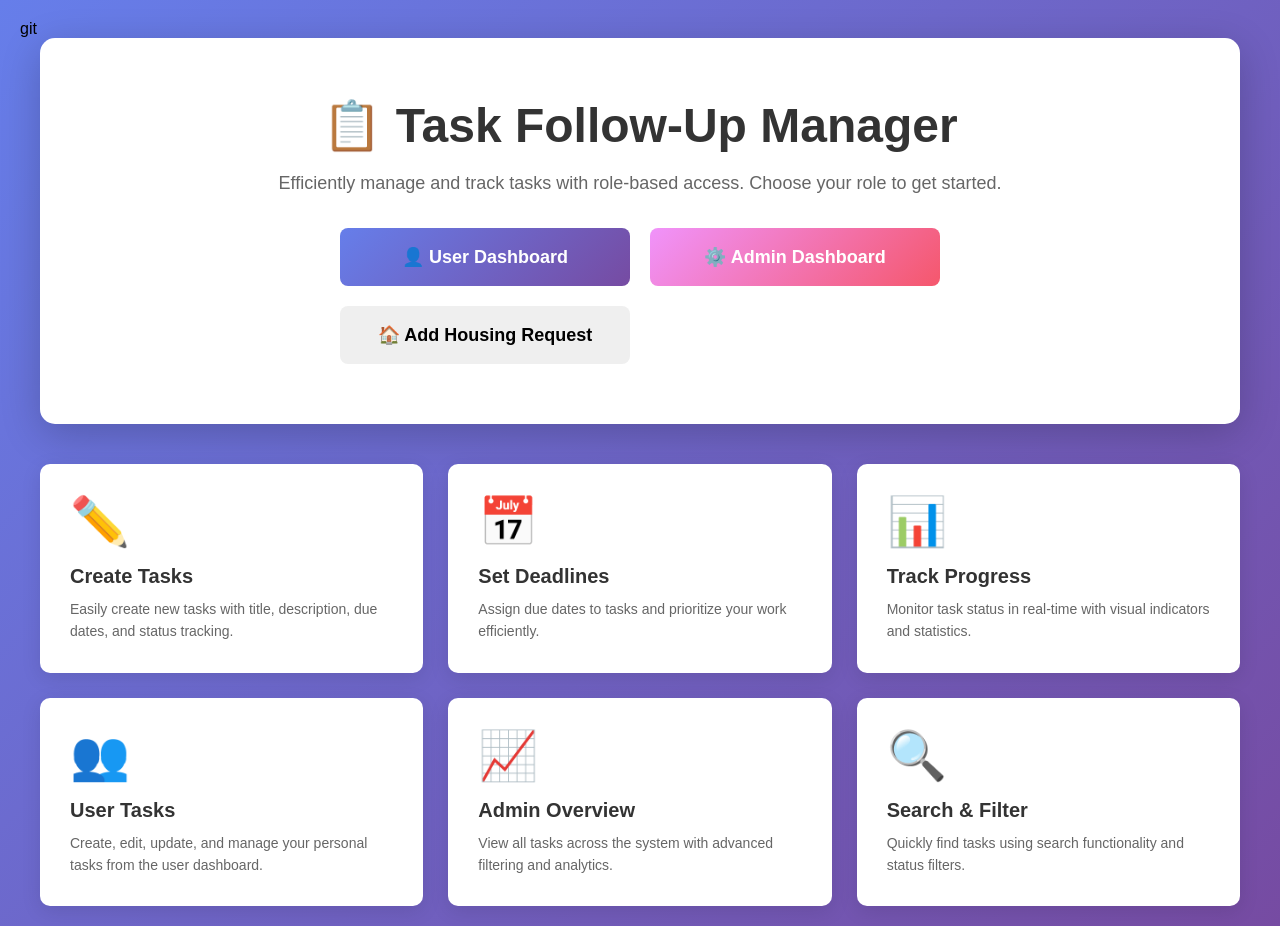
<file: index.html>
git<!DOCTYPE html>
<html lang="en">
<head>
    <meta charset="UTF-8">
    <meta name="viewport" content="width=device-width, initial-scale=1.0">
    <title>Task Follow-Up Application</title>
    <link rel="stylesheet" href="assets/css/index.css">
</head>
<body>
    <div class="container">
        <div class="hero">
            <h1>📋 Task Follow-Up Manager</h1>
            <p>Efficiently manage and track tasks with role-based access. Choose your role to get started.</p>
            
            <div class="hero-buttons">
                <button class="btn-hero btn-user" onclick="goToUserDashboard()">
                    👤 User Dashboard
                </button>
                <button class="btn-hero btn-admin" onclick="goToAdminDashboard()">
                    ⚙️ Admin Dashboard
                </button>
                <button class="btn-hero btn-housing" onclick="location.href='add-housing.html'">
                    🏠 Add Housing Request
                </button>
            </div>
        </div>

        <div class="features-grid">
            <div class="feature-card">
                <div class="feature-icon">✏️</div>
                <h3>Create Tasks</h3>
                <p>Easily create new tasks with title, description, due dates, and status tracking.</p>
            </div>

            <div class="feature-card">
                <div class="feature-icon">📅</div>
                <h3>Set Deadlines</h3>
                <p>Assign due dates to tasks and prioritize your work efficiently.</p>
            </div>

            <div class="feature-card">
                <div class="feature-icon">📊</div>
                <h3>Track Progress</h3>
                <p>Monitor task status in real-time with visual indicators and statistics.</p>
            </div>

            <div class="feature-card">
                <div class="feature-icon">👥</div>
                <h3>User Tasks</h3>
                <p>Create, edit, update, and manage your personal tasks from the user dashboard.</p>
            </div>

            <div class="feature-card">
                <div class="feature-icon">📈</div>
                <h3>Admin Overview</h3>
                <p>View all tasks across the system with advanced filtering and analytics.</p>
            </div>

            <div class="feature-card">
                <div class="feature-icon">🔍</div>
                <h3>Search & Filter</h3>
                <p>Quickly find tasks using search functionality and status filters.</p>
            </div>
        </div>
    </div>

    <script src="assets/js/index.js"></script>
</body>
</html>
</file>
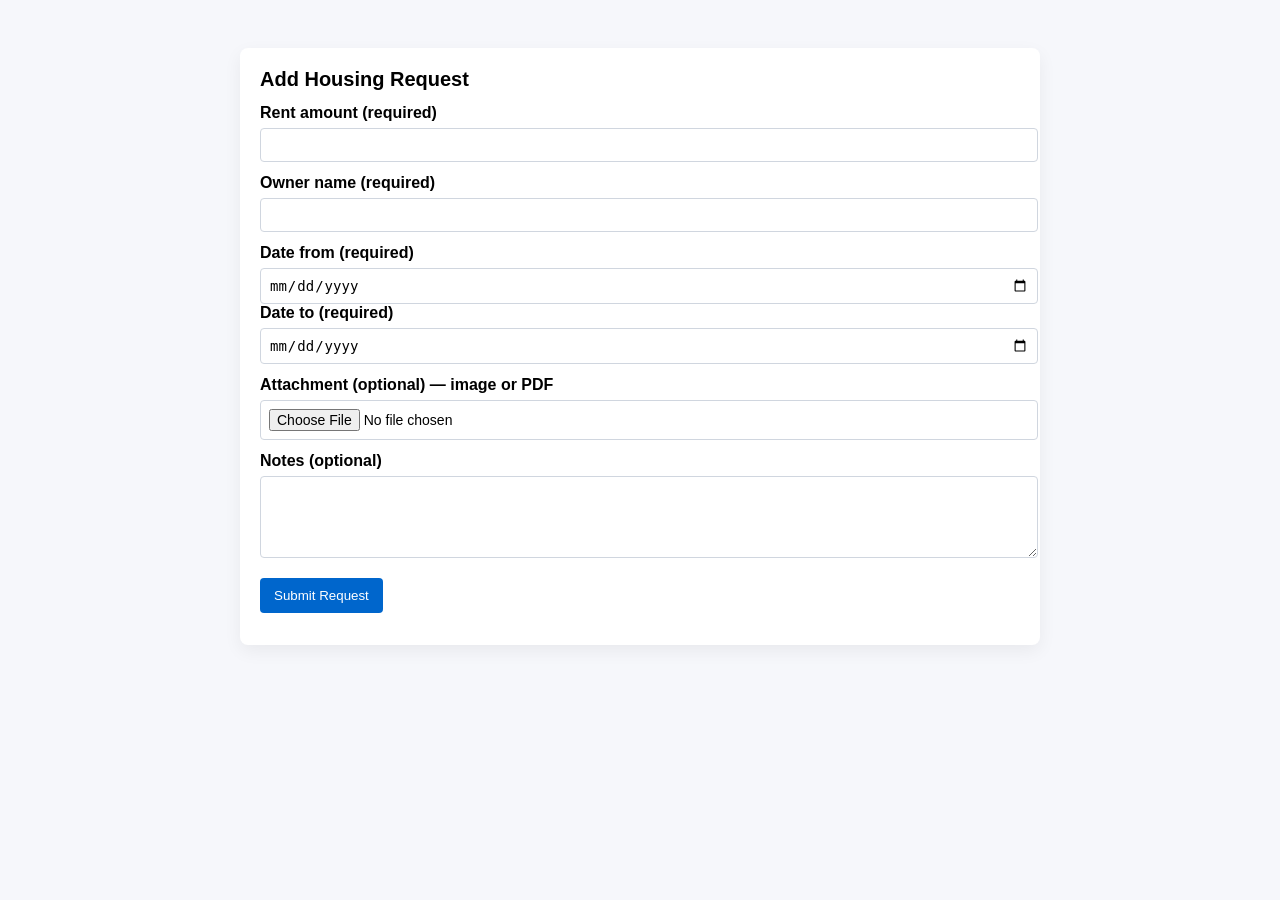
<file: add-housing.html>
<!doctype html>
<html lang="en">
<head>
  <meta charset="utf-8">
  <meta name="viewport" content="width=device-width,initial-scale=1">
  <title>Add Housing Request</title>
  <link rel="stylesheet" href="assets/css/add-housing.css">
</head>
<body>
  <main class="container">
    <h1>Add Housing Request</h1>

    <form id="housingForm" class="form">
      <div class="row">
        <label for="rentAmount">Rent amount (required)</label>
        <input id="rentAmount" name="rentAmount" type="number" step="0.01" min="0" required>
      </div>

      <div class="row">
        <label for="ownerName">Owner name (required)</label>
        <input id="ownerName" name="ownerName" type="text" required>
      </div>

      <div class="row two-col">
        <div>
          <label for="dateFrom">Date from (required)</label>
          <input id="dateFrom" name="dateFrom" type="date" required>
        </div>
        <div>
          <label for="dateTo">Date to (required)</label>
          <input id="dateTo" name="dateTo" type="date" required>
        </div>
      </div>

      <div class="row">
        <label for="attachment">Attachment (optional) — image or PDF</label>
        <input id="attachment" name="attachment" type="file" accept="image/*,application/pdf">
        <div id="attachmentInfo" class="muted"></div>
      </div>

      <div class="row">
        <label for="notes">Notes (optional)</label>
        <textarea id="notes" name="notes" rows="4"></textarea>
      </div>

      <div class="actions">
        <button type="submit">Submit Request</button>
      </div>

      <div id="message" role="status" aria-live="polite"></div>
    </form>
  </main>

  <script src="assets/js/add-housing.js"></script>
</body>
</html>
</file>
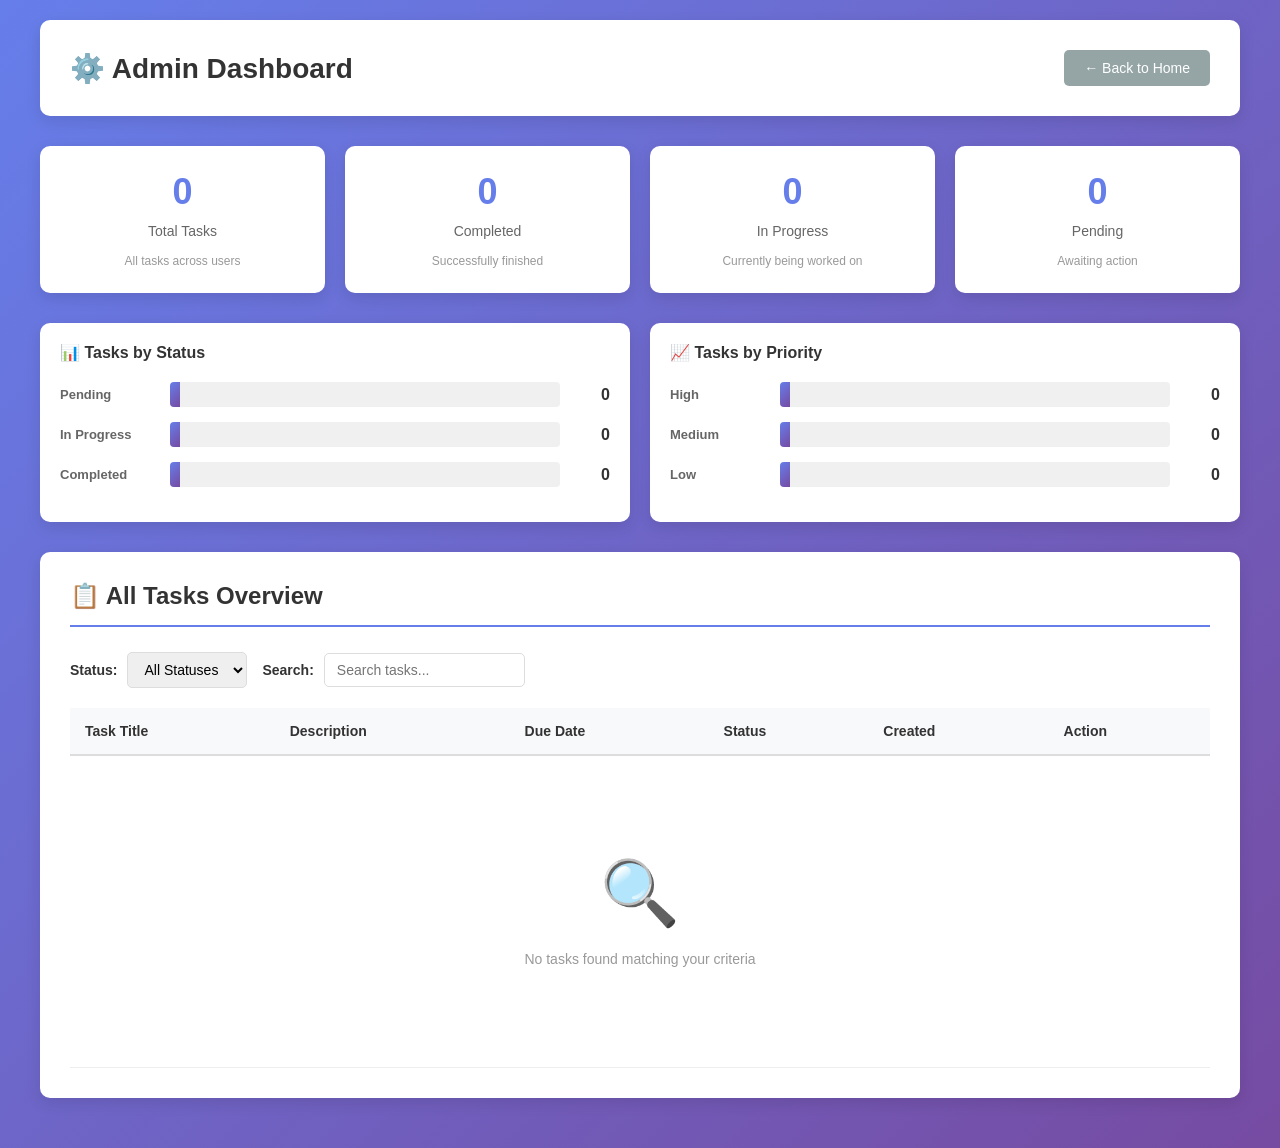
<file: admin-dashboard.html>
<!DOCTYPE html>
<html lang="en">
<head>
    <meta charset="UTF-8">
    <meta name="viewport" content="width=device-width, initial-scale=1.0">
    <title>Admin Dashboard - Task Manager</title>
    <link rel="stylesheet" href="assets/css/admin-dashboard.css">
</head>
<body>
    <div class="container">
        <div class="header">
            <h1>⚙️ Admin Dashboard</h1>
            <button class="btn-back" onclick="goBack()">← Back to Home</button>
        </div>

        <!-- Statistics Cards -->
        <div class="dashboard-grid">
            <div class="stat-card">
                <div class="stat-number" id="totalTasksAdmin">0</div>
                <div class="stat-label">Total Tasks</div>
                <div class="stat-description">All tasks across users</div>
            </div>
            <div class="stat-card">
                <div class="stat-number" id="completedTasksAdmin">0</div>
                <div class="stat-label">Completed</div>
                <div class="stat-description">Successfully finished</div>
            </div>
            <div class="stat-card">
                <div class="stat-number" id="inProgressTasksAdmin">0</div>
                <div class="stat-label">In Progress</div>
                <div class="stat-description">Currently being worked on</div>
            </div>
            <div class="stat-card">
                <div class="stat-number" id="pendingTasksAdmin">0</div>
                <div class="stat-label">Pending</div>
                <div class="stat-description">Awaiting action</div>
            </div>
        </div>

        <!-- Charts Section -->
        <div class="chart-container">
            <div class="chart">
                <h3>📊 Tasks by Status</h3>
                <div id="statusChart"></div>
            </div>
            <div class="chart">
                <h3>📈 Tasks by Priority</h3>
                <div id="priorityChart"></div>
            </div>
        </div>

        <!-- All Tasks Section -->
        <div class="section">
            <h2>📋 All Tasks Overview</h2>
            
            <div class="filters">
                <div class="filter-group">
                    <label for="filterStatus">Status:</label>
                    <select id="filterStatus" onchange="filterTasks()">
                        <option value="">All Statuses</option>
                        <option value="pending">Pending</option>
                        <option value="in-progress">In Progress</option>
                        <option value="completed">Completed</option>
                    </select>
                </div>
                <div class="filter-group">
                    <label for="searchBox">Search:</label>
                    <input 
                        type="text" 
                        id="searchBox" 
                        placeholder="Search tasks..." 
                        style="padding: 8px 12px; border: 1px solid #ddd; border-radius: 5px; font-size: 14px;"
                        onkeyup="filterTasks()"
                    >
                </div>
            </div>

            <div class="table-container">
                <table id="tasksTable">
                    <thead>
                        <tr>
                            <th>Task Title</th>
                            <th>Description</th>
                            <th>Due Date</th>
                            <th>Status</th>
                            <th>Created</th>
                            <th>Action</th>
                        </tr>
                    </thead>
                    <tbody id="tasksTableBody">
                        <tr>
                            <td colspan="6" style="text-align: center; padding: 40px;">
                                <div class="empty-state">
                                    <div class="empty-state-icon">📭</div>
                                    <p>No tasks found</p>
                                </div>
                            </td>
                        </tr>
                    </tbody>
                </table>
            </div>
        </div>
    </div>

    <script src="assets/js/admin-dashboard.js"></script>
</body>
</html>
</file>
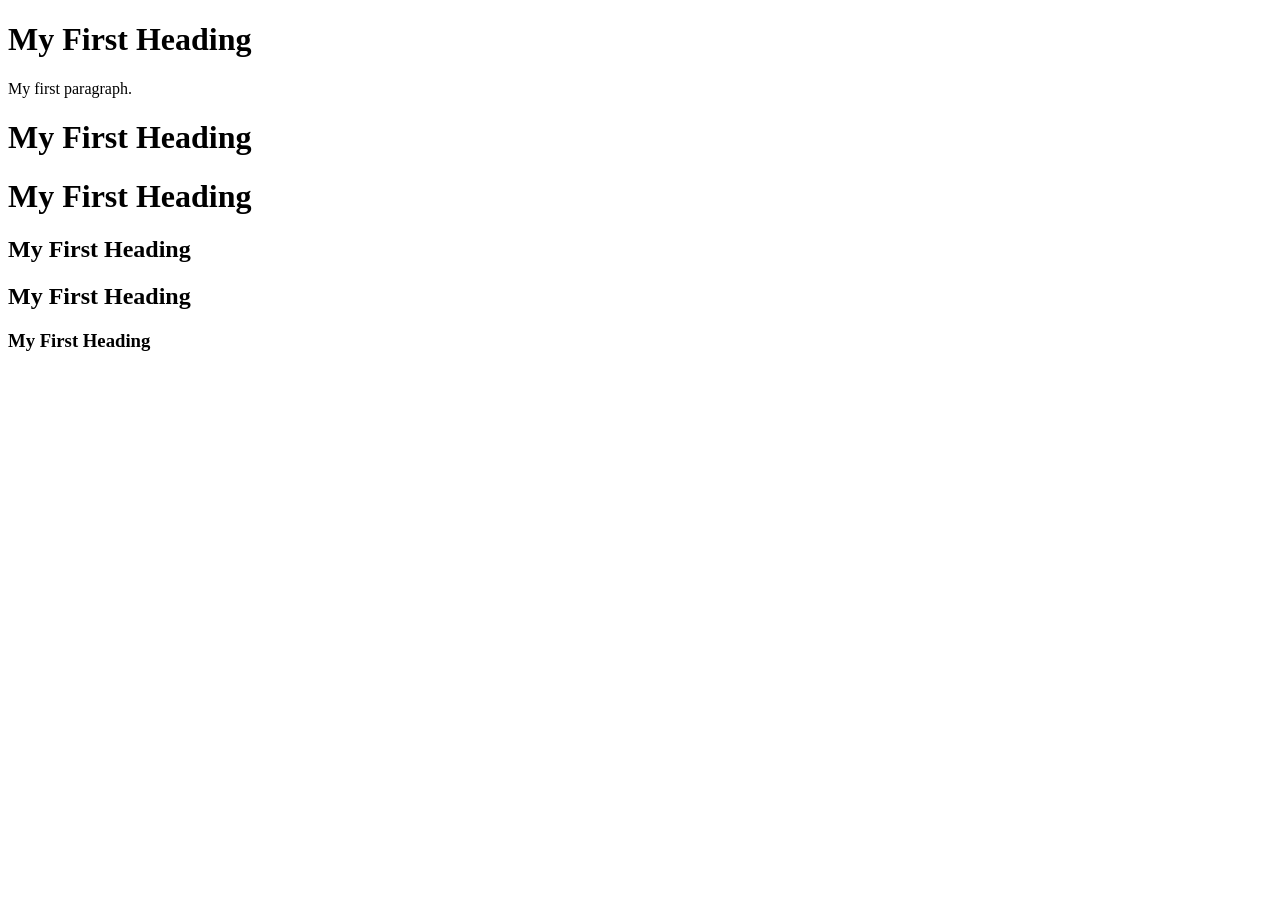
<file: indes.html>
<!DOCTYPE html>
<html>
<body>

<h1>My First Heading</h1>
<p>My first paragraph.</p>
<h1>My First Heading</h1>
<h1>My First Heading</h1>
<h2>My First Heading</h2>
<h2>My First Heading</h2>
<h3>My First Heading</h3>


</body>
</html>
</file>
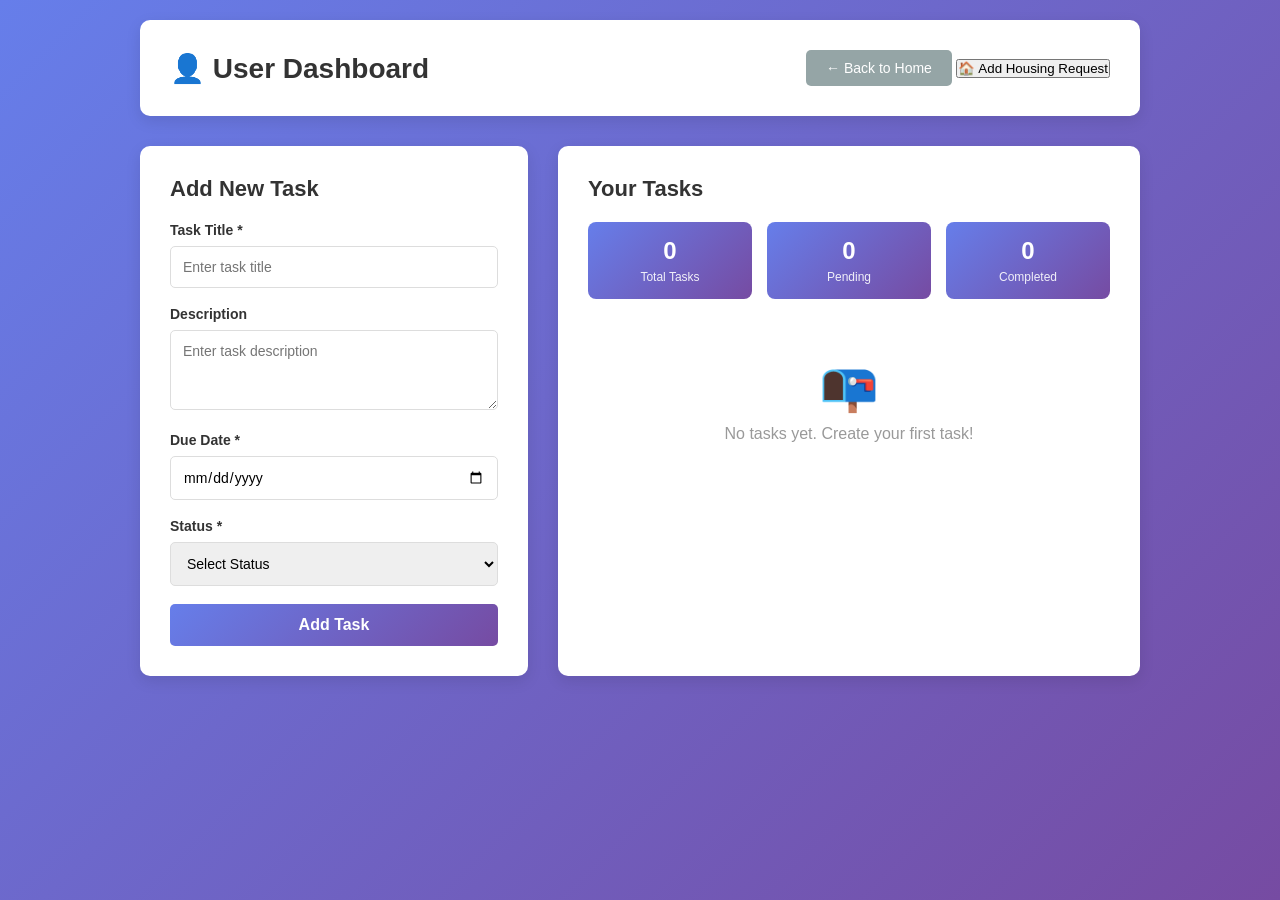
<file: user-dashboard.html>
<!DOCTYPE html>
<html lang="en">
<head>
    <meta charset="UTF-8">
    <meta name="viewport" content="width=device-width, initial-scale=1.0">
    <title>User Dashboard - Task Manager</title>
    <link rel="stylesheet" href="assets/css/user-dashboard.css">
</head>
<body>
    <div class="container">
        <div class="header">
            <h1>👤 User Dashboard</h1>
            <div class="header-actions">
                <button class="btn-back" onclick="goBack()">← Back to Home</button>
                <button class="btn-primary" onclick="location.href='add-housing.html'">🏠 Add Housing Request</button>
            </div>
        </div>

        <div class="content-grid">
            <div class="form-section">
                <h2>Add New Task</h2>
                <form id="taskForm">
                    <div class="form-group">
                        <label for="taskTitle">Task Title *</label>
                        <input 
                            type="text" 
                            id="taskTitle" 
                            placeholder="Enter task title" 
                            required
                        >
                    </div>

                    <div class="form-group">
                        <label for="taskDescription">Description</label>
                        <textarea 
                            id="taskDescription" 
                            placeholder="Enter task description"
                        ></textarea>
                    </div>

                    <div class="form-group">
                        <label for="taskDate">Due Date *</label>
                        <input 
                            type="date" 
                            id="taskDate" 
                            required
                        >
                    </div>

                    <div class="form-group">
                        <label for="taskStatus">Status *</label>
                        <select id="taskStatus" required>
                            <option value="">Select Status</option>
                            <option value="pending">Pending</option>
                            <option value="in-progress">In Progress</option>
                            <option value="completed">Completed</option>
                        </select>
                    </div>

                    <button type="submit" class="btn-submit">Add Task</button>
                </form>
            </div>

            <div class="tasks-section">
                <h2>Your Tasks</h2>
                
                <div class="stats">
                    <div class="stat-card">
                        <div class="stat-number" id="totalTasks">0</div>
                        <div class="stat-label">Total Tasks</div>
                    </div>
                    <div class="stat-card">
                        <div class="stat-number" id="pendingCount">0</div>
                        <div class="stat-label">Pending</div>
                    </div>
                    <div class="stat-card">
                        <div class="stat-number" id="completedCount">0</div>
                        <div class="stat-label">Completed</div>
                    </div>
                </div>

                <div id="tasksList">
                    <div class="empty-state">
                        <div class="empty-state-icon">📭</div>
                        <p>No tasks yet. Create your first task!</p>
                    </div>
                </div>
            </div>
        </div>
    </div>

    <!-- Edit Modal -->
    <div id="editModal" class="modal">
        <div class="modal-content">
            <span class="close-modal" onclick="closeEditModal()">&times;</span>
            <h3>Edit Task</h3>
            <form id="editForm">
                <div class="form-group">
                    <label for="editTaskTitle">Task Title</label>
                    <input type="text" id="editTaskTitle" required>
                </div>
                <div class="form-group">
                    <label for="editTaskDescription">Description</label>
                    <textarea id="editTaskDescription"></textarea>
                </div>
                <div class="form-group">
                    <label for="editTaskDate">Due Date</label>
                    <input type="date" id="editTaskDate" required>
                </div>
                <div class="form-group">
                    <label for="editTaskStatus">Status</label>
                    <select id="editTaskStatus" required>
                        <option value="pending">Pending</option>
                        <option value="in-progress">In Progress</option>
                        <option value="completed">Completed</option>
                    </select>
                </div>
                <button type="submit" class="btn-submit">Update Task</button>
            </form>
        </div>
    </div>

    <script src="assets/js/user-dashboard.js"></script>
</body>
</html>
</file>
<file: assets/css/index.css>
* {
    margin: 0;
    padding: 0;
    box-sizing: border-box;
}

body {
    font-family: 'Segoe UI', Tahoma, Geneva, Verdana, sans-serif;
    background: linear-gradient(135deg, #667eea 0%, #764ba2 100%);
    min-height: 100vh;
    padding: 20px;
}

.container {
    max-width: 1200px;
    margin: 0 auto;
}

.hero {
    background: white;
    padding: 60px 40px;
    border-radius: 15px;
    box-shadow: 0 10px 40px rgba(0, 0, 0, 0.2);
    text-align: center;
    margin-bottom: 40px;
}

.hero h1 {
    color: #333;
    font-size: 48px;
    margin-bottom: 15px;
    font-weight: 700;
}

.hero p {
    color: #666;
    font-size: 18px;
    margin-bottom: 30px;
    line-height: 1.6;
}

.hero-buttons {
    display: grid;
    grid-template-columns: 1fr 1fr;
    gap: 20px;
    max-width: 600px;
    margin: 0 auto;
}

.btn-hero {
    padding: 18px 30px;
    font-size: 18px;
    font-weight: 700;
    border: none;
    border-radius: 8px;
    cursor: pointer;
    transition: all 0.3s;
    text-decoration: none;
    display: inline-block;
}

.btn-user {
    background: linear-gradient(135deg, #667eea 0%, #764ba2 100%);
    color: white;
}

.btn-user:hover {
    transform: translateY(-5px);
    box-shadow: 0 12px 30px rgba(102, 126, 234, 0.5);
}

.btn-admin {
    background: linear-gradient(135deg, #f093fb 0%, #f5576c 100%);
    color: white;
}

.btn-admin:hover {
    transform: translateY(-5px);
    box-shadow: 0 12px 30px rgba(245, 87, 108, 0.5);
}

.features-grid {
    display: grid;
    grid-template-columns: repeat(auto-fit, minmax(300px, 1fr));
    gap: 25px;
    margin-top: 40px;
}

.feature-card {
    background: white;
    padding: 30px;
    border-radius: 10px;
    box-shadow: 0 5px 20px rgba(0, 0, 0, 0.1);
    transition: all 0.3s;
}

.feature-card:hover {
    transform: translateY(-5px);
    box-shadow: 0 10px 30px rgba(0, 0, 0, 0.15);
}

.feature-icon {
    font-size: 48px;
    margin-bottom: 15px;
}

.feature-card h3 {
    color: #333;
    margin-bottom: 10px;
    font-size: 20px;
}

.feature-card p {
    color: #666;
    font-size: 14px;
    line-height: 1.6;
}

@media (max-width: 768px) {
    .hero {
        padding: 40px 20px;
    }

    .hero h1 {
        font-size: 32px;
    }

    .hero p {
        font-size: 16px;
    }

    .hero-buttons {
        grid-template-columns: 1fr;
    }

    .features-grid {
        grid-template-columns: 1fr;
    }

    .btn-hero {
        width: 100%;
    }
}
</file>
<file: assets/css/add-housing.css>
:root{--bg:#f6f7fb;--card:#ffffff;--muted:#666}
body{font-family:Arial,Helvetica,sans-serif;background:var(--bg);margin:0;padding:24px}
.container{max-width:760px;margin:24px auto;background:var(--card);padding:20px;border-radius:8px;box-shadow:0 6px 18px rgba(0,0,0,0.06)}
h1{margin-top:0;font-size:20px}
.form .row{margin-bottom:12px;display:block}
.form label{display:block;margin-bottom:6px;font-weight:600}
.form input[type="text"],.form input[type="number"],.form input[type="date"],.form textarea,.form input[type="file"]{width:100%;padding:8px;border:1px solid #d0d6df;border-radius:4px;font-size:14px}
.form textarea{resize:vertical}
.two-col{display:flex;gap:12px}
.two-col > div{flex:1}
.actions{margin-top:16px}
.actions button{background:#0066cc;color:#fff;border:none;padding:10px 14px;border-radius:4px;cursor:pointer}
.muted{color:var(--muted);font-size:13px;margin-top:6px}
#message{margin-top:12px;font-weight:600}
</file>
<file: assets/css/admin-dashboard.css>
* {
    margin: 0;
    padding: 0;
    box-sizing: border-box;
}

body {
    font-family: 'Segoe UI', Tahoma, Geneva, Verdana, sans-serif;
    background: linear-gradient(135deg, #667eea 0%, #764ba2 100%);
    min-height: 100vh;
    padding: 20px;
}

.container {
    max-width: 1200px;
    margin: 0 auto;
}

.header {
    background: white;
    padding: 30px;
    border-radius: 10px;
    margin-bottom: 30px;
    display: flex;
    justify-content: space-between;
    align-items: center;
    box-shadow: 0 5px 15px rgba(0, 0, 0, 0.1);
}

.header h1 {
    color: #333;
    font-size: 28px;
}

.btn-back {
    background: #95a5a6;
    color: white;
    border: none;
    padding: 10px 20px;
    border-radius: 5px;
    cursor: pointer;
    font-size: 14px;
    transition: background 0.3s;
}

.btn-back:hover {
    background: #7f8c8d;
}

.dashboard-grid {
    display: grid;
    grid-template-columns: repeat(auto-fit, minmax(250px, 1fr));
    gap: 20px;
    margin-bottom: 30px;
}

.stat-card {
    background: white;
    padding: 25px;
    border-radius: 10px;
    box-shadow: 0 5px 15px rgba(0, 0, 0, 0.1);
    text-align: center;
}

.stat-number {
    font-size: 36px;
    font-weight: bold;
    color: #667eea;
    margin-bottom: 10px;
}

.stat-label {
    color: #666;
    font-size: 14px;
    margin-bottom: 15px;
}

.stat-description {
    color: #999;
    font-size: 12px;
}

.section {
    background: white;
    padding: 30px;
    border-radius: 10px;
    box-shadow: 0 5px 15px rgba(0, 0, 0, 0.1);
    margin-bottom: 30px;
}

.section h2 {
    color: #333;
    margin-bottom: 25px;
    font-size: 24px;
    border-bottom: 2px solid #667eea;
    padding-bottom: 15px;
}

.filters {
    display: flex;
    gap: 15px;
    margin-bottom: 20px;
    flex-wrap: wrap;
}

.filter-group {
    display: flex;
    gap: 10px;
    align-items: center;
}

.filter-group label {
    color: #333;
    font-weight: 600;
    font-size: 14px;
}

.filter-group select {
    padding: 8px 12px;
    border: 1px solid #ddd;
    border-radius: 5px;
    font-size: 14px;
    cursor: pointer;
}

.table-container {
    overflow-x: auto;
}

table {
    width: 100%;
    border-collapse: collapse;
}

th {
    background: #f8f9fa;
    color: #333;
    padding: 15px;
    text-align: left;
    font-weight: 600;
    border-bottom: 2px solid #ddd;
    font-size: 14px;
}

td {
    padding: 15px;
    border-bottom: 1px solid #eee;
    color: #666;
    font-size: 14px;
}

tr:hover {
    background: #f8f9fa;
}

.status-badge {
    padding: 6px 12px;
    border-radius: 20px;
    font-weight: 600;
    font-size: 12px;
    display: inline-block;
}

.status-pending {
    background: #fff3cd;
    color: #856404;
}

.status-in-progress {
    background: #cfe2ff;
    color: #084298;
}

.status-completed {
    background: #d1e7dd;
    color: #0f5132;
}

.empty-state {
    text-align: center;
    padding: 60px 20px;
    color: #999;
}

.empty-state-icon {
    font-size: 64px;
    margin-bottom: 20px;
}

.btn-delete {
    background: #e74c3c;
    color: white;
    border: none;
    padding: 6px 12px;
    border-radius: 4px;
    cursor: pointer;
    font-size: 12px;
    font-weight: 600;
    transition: background 0.3s;
}

.btn-delete:hover {
    background: #c0392b;
}

.chart-container {
    display: grid;
    grid-template-columns: 1fr 1fr;
    gap: 20px;
    margin-bottom: 30px;
}

.chart {
    background: white;
    padding: 20px;
    border-radius: 10px;
    box-shadow: 0 5px 15px rgba(0, 0, 0, 0.1);
}

.chart h3 {
    color: #333;
    margin-bottom: 20px;
    font-size: 16px;
}

.chart-bar {
    display: flex;
    align-items: center;
    margin-bottom: 15px;
}

.chart-label {
    width: 100px;
    color: #666;
    font-size: 13px;
    font-weight: 600;
}

.chart-bar-bg {
    flex: 1;
    height: 25px;
    background: #f0f0f0;
    border-radius: 4px;
    margin: 0 10px;
    overflow: hidden;
}

.chart-bar-fill {
    height: 100%;
    background: linear-gradient(135deg, #667eea 0%, #764ba2 100%);
    transition: width 0.3s;
    display: flex;
    align-items: center;
    justify-content: flex-end;
    padding-right: 10px;
    color: white;
    font-weight: bold;
    font-size: 12px;
}

.chart-value {
    width: 40px;
    text-align: right;
    color: #333;
    font-weight: 600;
}

@media (max-width: 768px) {
    .header {
        flex-direction: column;
        gap: 15px;
    }

    .filters {
        flex-direction: column;
    }

    .chart-container {
        grid-template-columns: 1fr;
    }

    .dashboard-grid {
        grid-template-columns: 1fr;
    }

    table {
        font-size: 12px;
    }

    th, td {
        padding: 10px;
    }
}
</file>
<file: assets/css/user-dashboard.css>
* {
    margin: 0;
    padding: 0;
    box-sizing: border-box;
}

body {
    font-family: 'Segoe UI', Tahoma, Geneva, Verdana, sans-serif;
    background: linear-gradient(135deg, #667eea 0%, #764ba2 100%);
    min-height: 100vh;
    padding: 20px;
}

.container {
    max-width: 1000px;
    margin: 0 auto;
}

.header {
    background: white;
    padding: 30px;
    border-radius: 10px;
    margin-bottom: 30px;
    display: flex;
    justify-content: space-between;
    align-items: center;
    box-shadow: 0 5px 15px rgba(0, 0, 0, 0.1);
}

.header h1 {
    color: #333;
    font-size: 28px;
}

.btn-back {
    background: #95a5a6;
    color: white;
    border: none;
    padding: 10px 20px;
    border-radius: 5px;
    cursor: pointer;
    font-size: 14px;
    transition: background 0.3s;
}

.btn-back:hover {
    background: #7f8c8d;
}

.content-grid {
    display: grid;
    grid-template-columns: 1fr 1.5fr;
    gap: 30px;
}

.form-section {
    background: white;
    padding: 30px;
    border-radius: 10px;
    box-shadow: 0 5px 15px rgba(0, 0, 0, 0.1);
    height: fit-content;
}

.form-section h2 {
    color: #333;
    margin-bottom: 20px;
    font-size: 22px;
}

.form-group {
    margin-bottom: 18px;
}

.form-group label {
    display: block;
    color: #333;
    font-weight: 600;
    margin-bottom: 8px;
    font-size: 14px;
}

.form-group input,
.form-group textarea,
.form-group select {
    width: 100%;
    padding: 12px;
    border: 1px solid #ddd;
    border-radius: 5px;
    font-size: 14px;
    font-family: inherit;
    transition: border-color 0.3s;
}

.form-group input:focus,
.form-group textarea:focus,
.form-group select:focus {
    outline: none;
    border-color: #667eea;
    box-shadow: 0 0 5px rgba(102, 126, 234, 0.1);
}

.form-group textarea {
    resize: vertical;
    min-height: 80px;
}

.btn-submit {
    width: 100%;
    padding: 12px;
    background: linear-gradient(135deg, #667eea 0%, #764ba2 100%);
    color: white;
    border: none;
    border-radius: 5px;
    font-size: 16px;
    font-weight: 600;
    cursor: pointer;
    transition: transform 0.2s;
}

.btn-submit:hover {
    transform: translateY(-2px);
    box-shadow: 0 5px 15px rgba(102, 126, 234, 0.4);
}

.tasks-section {
    background: white;
    padding: 30px;
    border-radius: 10px;
    box-shadow: 0 5px 15px rgba(0, 0, 0, 0.1);
}

.tasks-section h2 {
    color: #333;
    margin-bottom: 20px;
    font-size: 22px;
}

.task-item {
    background: #f8f9fa;
    padding: 20px;
    border-radius: 8px;
    margin-bottom: 15px;
    border-left: 4px solid #667eea;
    transition: all 0.3s;
}

.task-item:hover {
    box-shadow: 0 3px 10px rgba(0, 0, 0, 0.1);
}

.task-title {
    color: #333;
    font-weight: 600;
    font-size: 16px;
    margin-bottom: 8px;
}

.task-description {
    color: #666;
    font-size: 14px;
    margin-bottom: 10px;
    line-height: 1.5;
}

.task-meta {
    display: flex;
    justify-content: space-between;
    align-items: center;
    flex-wrap: wrap;
    gap: 10px;
    margin-bottom: 10px;
    font-size: 12px;
}

.task-date {
    color: #3498db;
    font-weight: 500;
}

.task-status {
    padding: 4px 12px;
    border-radius: 20px;
    font-weight: 600;
    font-size: 12px;
}

.status-pending {
    background: #fff3cd;
    color: #856404;
}

.status-in-progress {
    background: #cfe2ff;
    color: #084298;
}

.status-completed {
    background: #d1e7dd;
    color: #0f5132;
}

.task-actions {
    display: flex;
    gap: 10px;
    margin-top: 12px;
}

.btn-edit, .btn-delete, .btn-status {
    flex: 1;
    padding: 6px 12px;
    border: none;
    border-radius: 4px;
    cursor: pointer;
    font-size: 12px;
    font-weight: 600;
    transition: all 0.3s;
}

.btn-edit {
    background: #3498db;
    color: white;
}

.btn-edit:hover {
    background: #2980b9;
}

.btn-delete {
    background: #e74c3c;
    color: white;
}

.btn-delete:hover {
    background: #c0392b;
}

.btn-status {
    background: #27ae60;
    color: white;
}

.btn-status:hover {
    background: #229954;
}

.empty-state {
    text-align: center;
    padding: 40px 20px;
    color: #999;
}

.empty-state-icon {
    font-size: 48px;
    margin-bottom: 10px;
}

.stats {
    display: grid;
    grid-template-columns: repeat(3, 1fr);
    gap: 15px;
    margin-bottom: 20px;
}

.stat-card {
    background: linear-gradient(135deg, #667eea 0%, #764ba2 100%);
    color: white;
    padding: 15px;
    border-radius: 8px;
    text-align: center;
}

.stat-number {
    font-size: 24px;
    font-weight: bold;
    margin-bottom: 5px;
}

.stat-label {
    font-size: 12px;
    opacity: 0.9;
}

.modal {
    display: none;
    position: fixed;
    z-index: 1000;
    left: 0;
    top: 0;
    width: 100%;
    height: 100%;
    background-color: rgba(0, 0, 0, 0.4);
}

.modal-content {
    background-color: white;
    margin: 10% auto;
    padding: 30px;
    border-radius: 10px;
    width: 90%;
    max-width: 400px;
    box-shadow: 0 10px 25px rgba(0, 0, 0, 0.2);
}

.modal-content h3 {
    color: #333;
    margin-bottom: 20px;
}

.close-modal {
    float: right;
    font-size: 28px;
    font-weight: bold;
    color: #aaa;
    cursor: pointer;
}

.close-modal:hover {
    color: #000;
}

@media (max-width: 768px) {
    .content-grid {
        grid-template-columns: 1fr;
    }

    .header {
        flex-direction: column;
        gap: 15px;
    }

    .stats {
        grid-template-columns: 1fr;
    }
}
</file>
